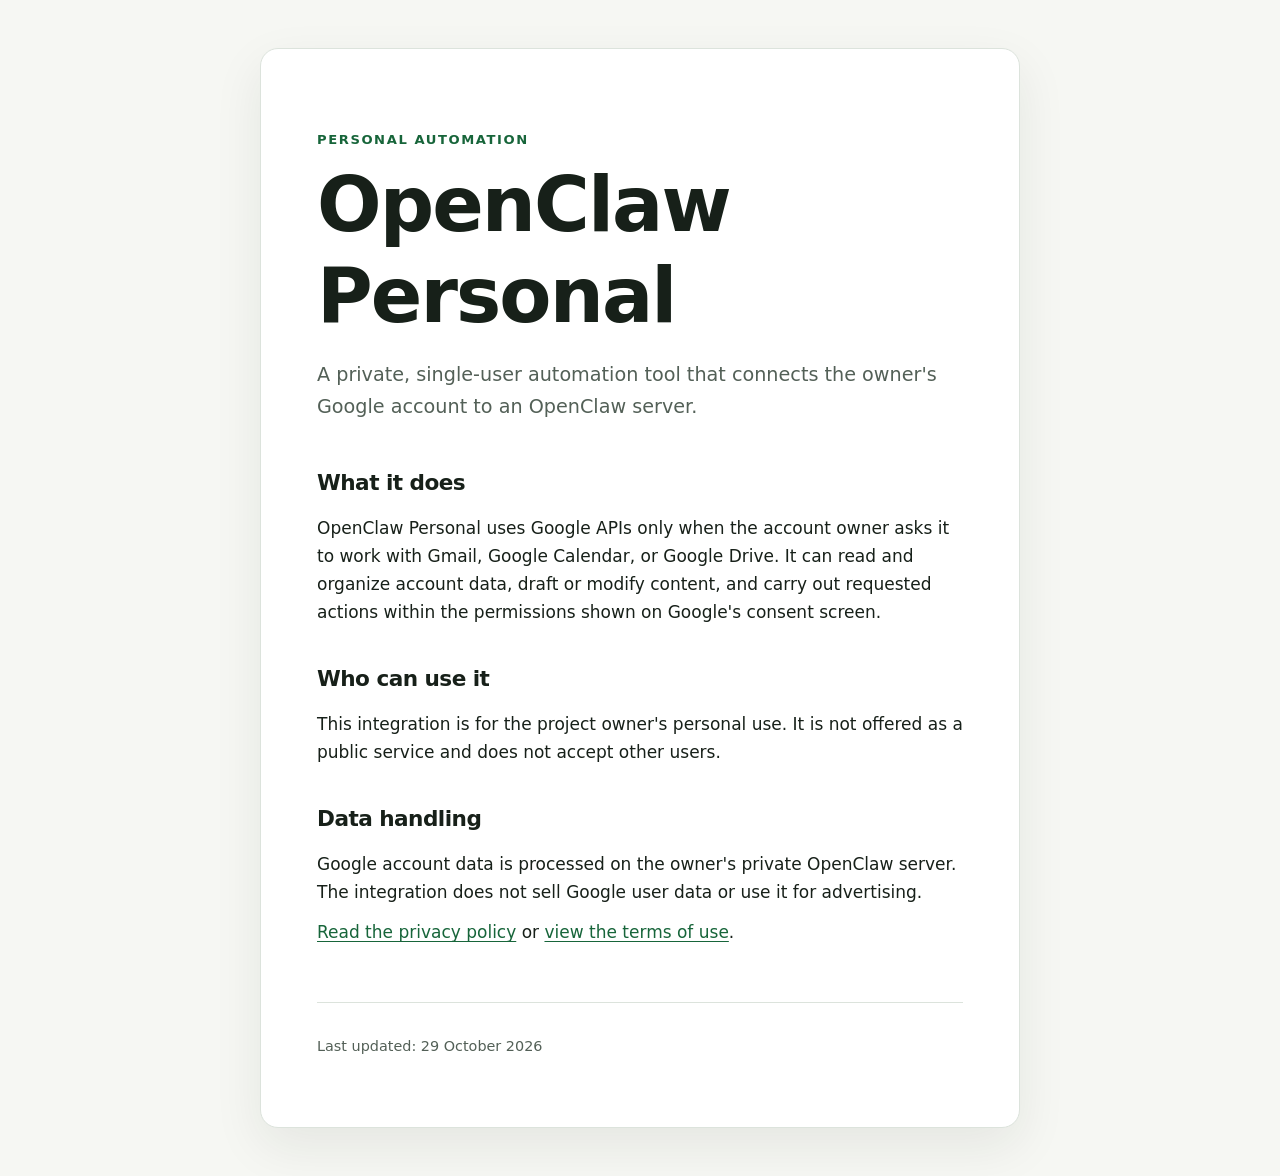
<file: index.html>
<!doctype html>
<html lang="en">
<head>
  <meta charset="utf-8">
  <meta name="viewport" content="width=device-width, initial-scale=1">
  <title>OpenClaw Personal</title>
  <meta name="description" content="Information about the OpenClaw Personal Google integration.">
  <link rel="stylesheet" href="styles.css">
</head>
<body>
  <main>
    <header>
      <p class="eyebrow">Personal automation</p>
      <h1>OpenClaw Personal</h1>
      <p class="lead">A private, single-user automation tool that connects the owner's Google account to an OpenClaw server.</p>
    </header>

    <section>
      <h2>What it does</h2>
      <p>OpenClaw Personal uses Google APIs only when the account owner asks it to work with Gmail, Google Calendar, or Google Drive. It can read and organize account data, draft or modify content, and carry out requested actions within the permissions shown on Google's consent screen.</p>
    </section>

    <section>
      <h2>Who can use it</h2>
      <p>This integration is for the project owner's personal use. It is not offered as a public service and does not accept other users.</p>
    </section>

    <section>
      <h2>Data handling</h2>
      <p>Google account data is processed on the owner's private OpenClaw server. The integration does not sell Google user data or use it for advertising.</p>
      <p><a href="privacy.html">Read the privacy policy</a> or <a href="terms.html">view the terms of use</a>.</p>
    </section>

    <footer>
      <p>Last updated: 29 October 2026</p>
    </footer>
  </main>
</body>
</html>
</file>
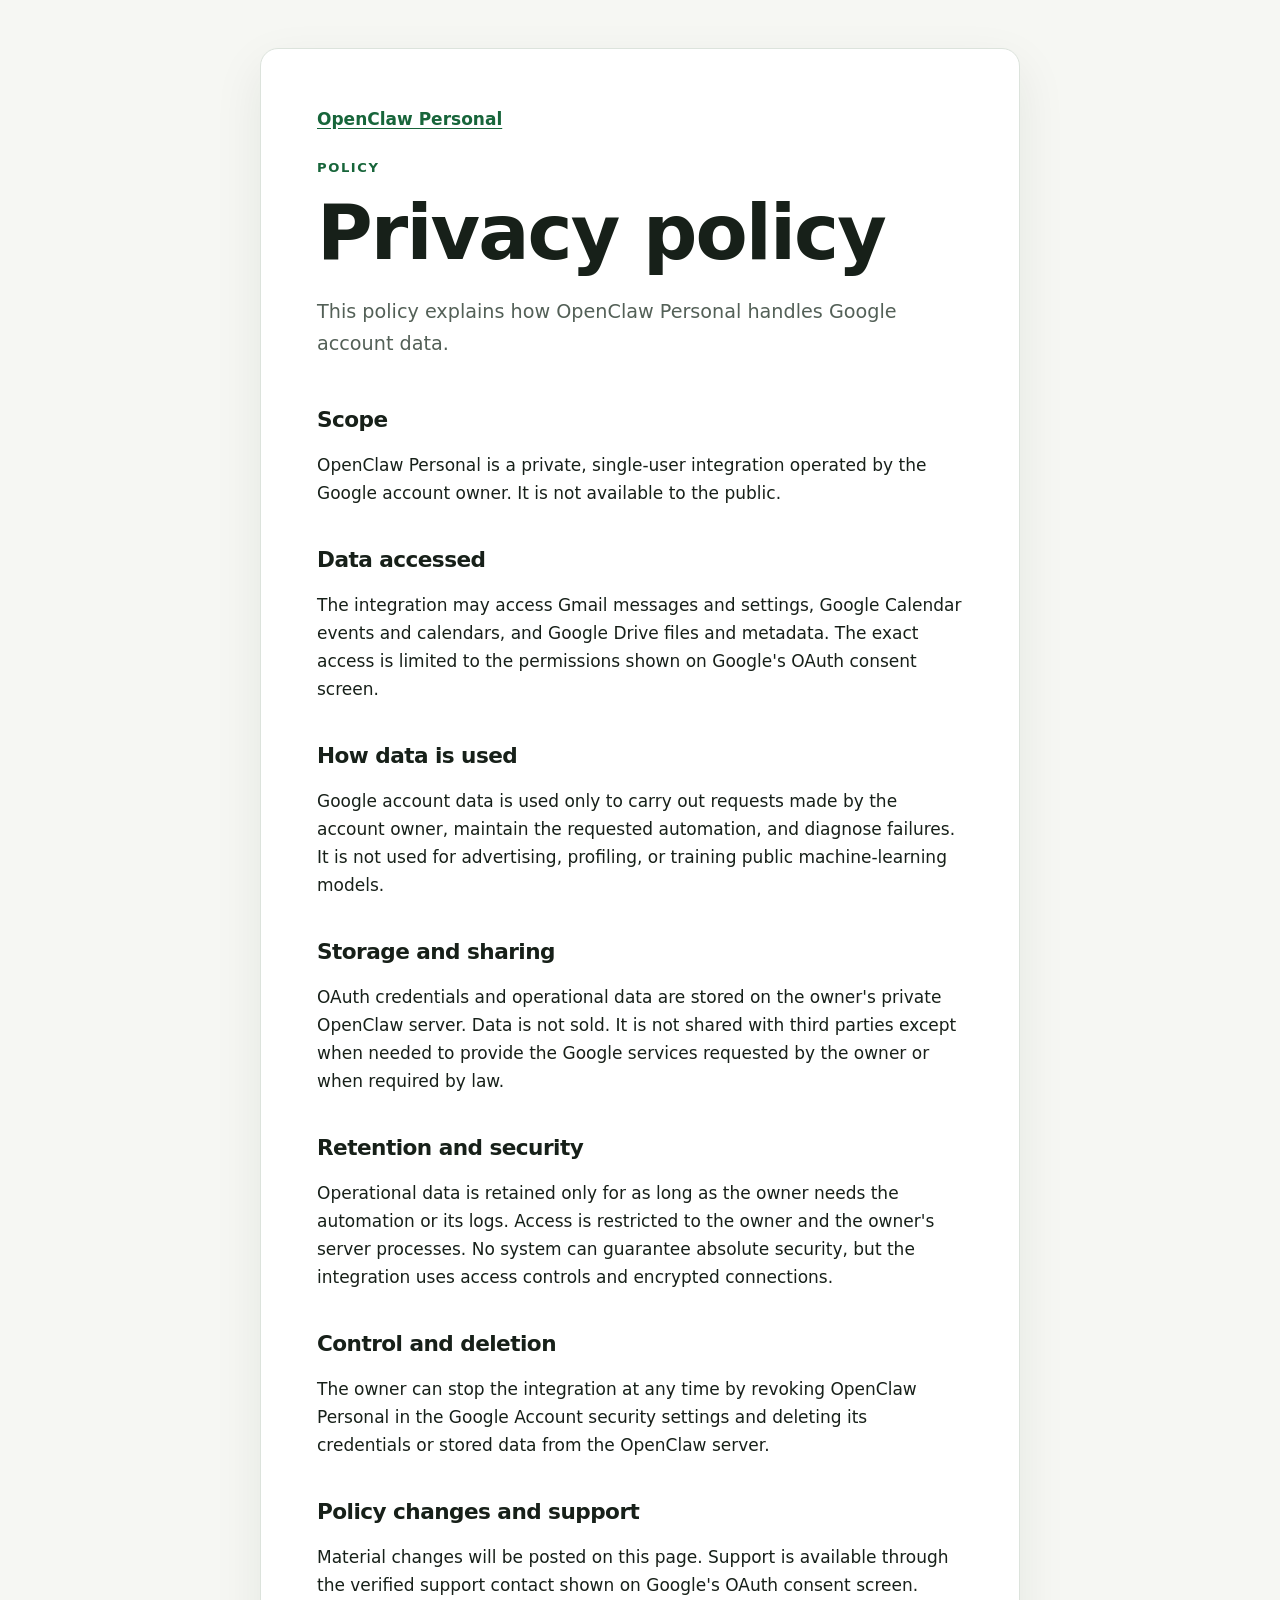
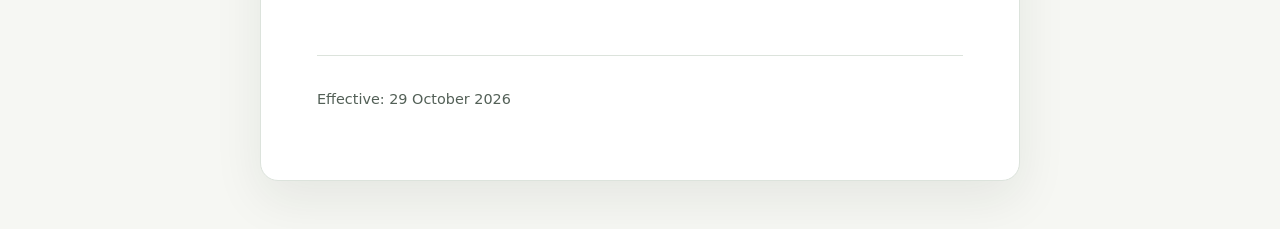
<file: privacy.html>
<!doctype html>
<html lang="en">
<head>
  <meta charset="utf-8">
  <meta name="viewport" content="width=device-width, initial-scale=1">
  <title>Privacy policy | OpenClaw Personal</title>
  <meta name="description" content="Privacy policy for the OpenClaw Personal Google integration.">
  <link rel="stylesheet" href="styles.css">
</head>
<body>
  <main>
    <nav><a href="index.html">OpenClaw Personal</a></nav>
    <header>
      <p class="eyebrow">Policy</p>
      <h1>Privacy policy</h1>
      <p class="lead">This policy explains how OpenClaw Personal handles Google account data.</p>
    </header>

    <section>
      <h2>Scope</h2>
      <p>OpenClaw Personal is a private, single-user integration operated by the Google account owner. It is not available to the public.</p>
    </section>

    <section>
      <h2>Data accessed</h2>
      <p>The integration may access Gmail messages and settings, Google Calendar events and calendars, and Google Drive files and metadata. The exact access is limited to the permissions shown on Google's OAuth consent screen.</p>
    </section>

    <section>
      <h2>How data is used</h2>
      <p>Google account data is used only to carry out requests made by the account owner, maintain the requested automation, and diagnose failures. It is not used for advertising, profiling, or training public machine-learning models.</p>
    </section>

    <section>
      <h2>Storage and sharing</h2>
      <p>OAuth credentials and operational data are stored on the owner's private OpenClaw server. Data is not sold. It is not shared with third parties except when needed to provide the Google services requested by the owner or when required by law.</p>
    </section>

    <section>
      <h2>Retention and security</h2>
      <p>Operational data is retained only for as long as the owner needs the automation or its logs. Access is restricted to the owner and the owner's server processes. No system can guarantee absolute security, but the integration uses access controls and encrypted connections.</p>
    </section>

    <section>
      <h2>Control and deletion</h2>
      <p>The owner can stop the integration at any time by revoking OpenClaw Personal in the Google Account security settings and deleting its credentials or stored data from the OpenClaw server.</p>
    </section>

    <section>
      <h2>Policy changes and support</h2>
      <p>Material changes will be posted on this page. Support is available through the verified support contact shown on Google's OAuth consent screen.</p>
    </section>

    <footer>
      <p>Effective: 29 October 2026</p>
    </footer>
  </main>
</body>
</html>
</file>
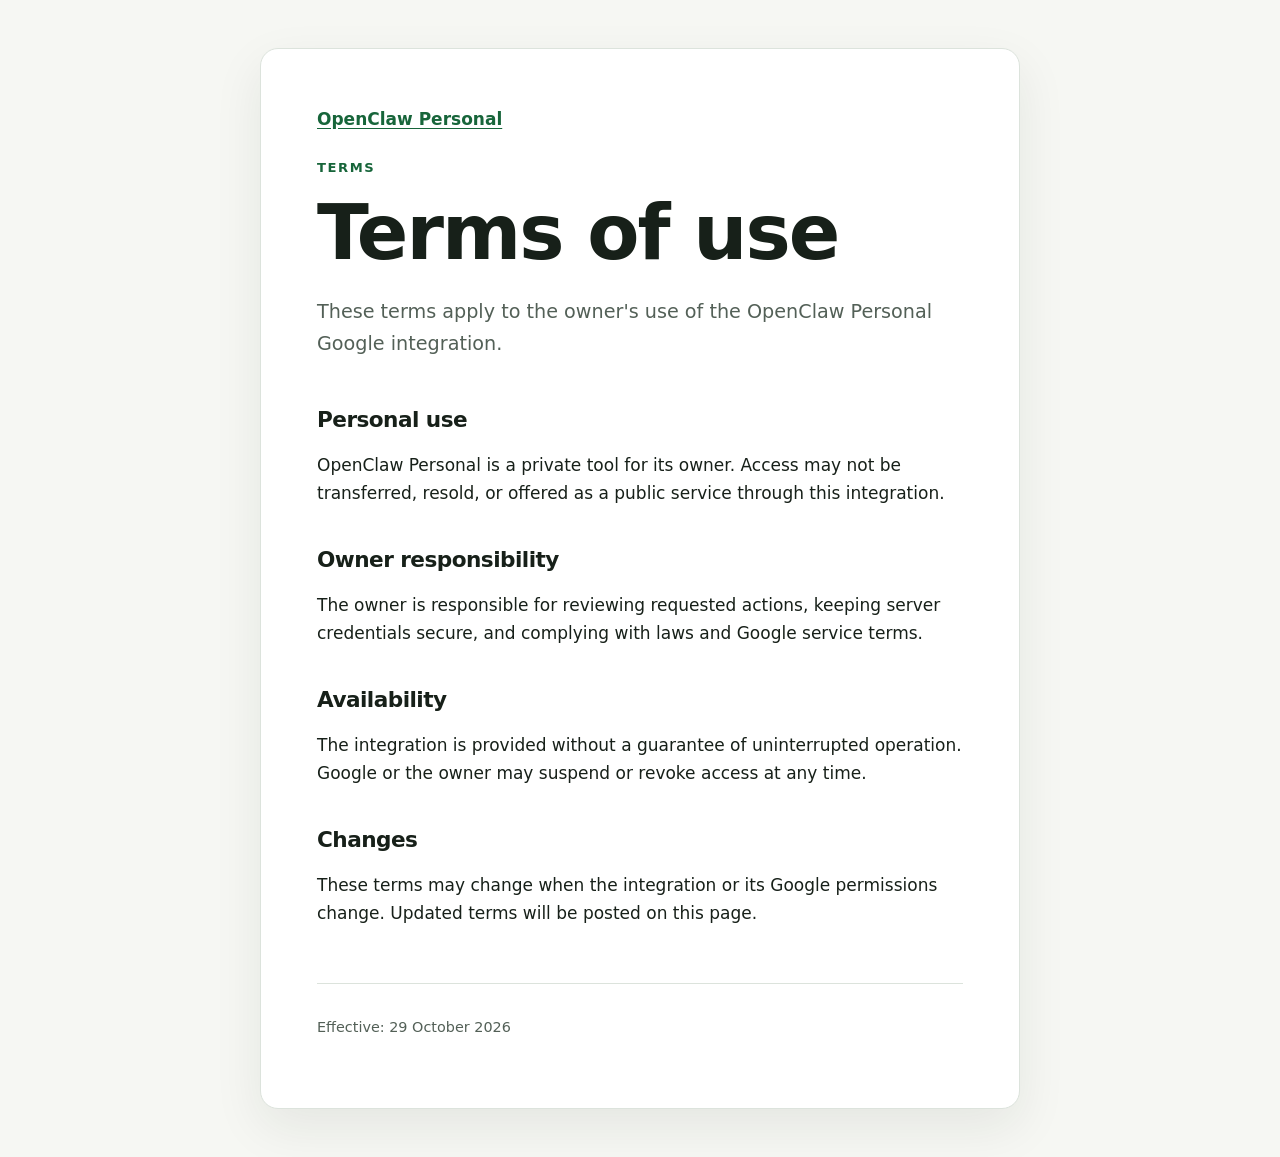
<file: terms.html>
<!doctype html>
<html lang="en">
<head>
  <meta charset="utf-8">
  <meta name="viewport" content="width=device-width, initial-scale=1">
  <title>Terms of use | OpenClaw Personal</title>
  <meta name="description" content="Terms of use for the OpenClaw Personal Google integration.">
  <link rel="stylesheet" href="styles.css">
</head>
<body>
  <main>
    <nav><a href="index.html">OpenClaw Personal</a></nav>
    <header>
      <p class="eyebrow">Terms</p>
      <h1>Terms of use</h1>
      <p class="lead">These terms apply to the owner's use of the OpenClaw Personal Google integration.</p>
    </header>

    <section>
      <h2>Personal use</h2>
      <p>OpenClaw Personal is a private tool for its owner. Access may not be transferred, resold, or offered as a public service through this integration.</p>
    </section>

    <section>
      <h2>Owner responsibility</h2>
      <p>The owner is responsible for reviewing requested actions, keeping server credentials secure, and complying with laws and Google service terms.</p>
    </section>

    <section>
      <h2>Availability</h2>
      <p>The integration is provided without a guarantee of uninterrupted operation. Google or the owner may suspend or revoke access at any time.</p>
    </section>

    <section>
      <h2>Changes</h2>
      <p>These terms may change when the integration or its Google permissions change. Updated terms will be posted on this page.</p>
    </section>

    <footer>
      <p>Effective: 29 October 2026</p>
    </footer>
  </main>
</body>
</html>
</file>
<file: styles.css>
:root {
  color-scheme: light dark;
  --bg: #f6f7f3;
  --panel: #ffffff;
  --text: #172019;
  --muted: #536057;
  --accent: #17653a;
  --line: #dce3dc;
}

@media (prefers-color-scheme: dark) {
  :root {
    --bg: #101511;
    --panel: #171e19;
    --text: #eef4ef;
    --muted: #aab8ad;
    --accent: #71d59b;
    --line: #2c382f;
  }
}

* { box-sizing: border-box; }

body {
  margin: 0;
  background: var(--bg);
  color: var(--text);
  font: 17px/1.65 system-ui, -apple-system, BlinkMacSystemFont, "Segoe UI", sans-serif;
}

main {
  width: min(760px, calc(100% - 32px));
  margin: 48px auto;
  padding: clamp(24px, 5vw, 56px);
  background: var(--panel);
  border: 1px solid var(--line);
  border-radius: 18px;
  box-shadow: 0 18px 50px rgba(20, 40, 26, 0.08);
}

header { margin: 24px 0 48px; }

h1, h2 {
  line-height: 1.2;
  letter-spacing: -0.025em;
}

h1 {
  margin: 8px 0 18px;
  font-size: clamp(2.5rem, 8vw, 4.75rem);
}

h2 {
  margin-top: 40px;
  font-size: 1.35rem;
}

p { margin: 12px 0; }

a {
  color: var(--accent);
  text-underline-offset: 3px;
}

nav a { font-weight: 700; }

.eyebrow {
  margin: 0;
  color: var(--accent);
  font-size: 0.82rem;
  font-weight: 800;
  letter-spacing: 0.12em;
  text-transform: uppercase;
}

.lead {
  max-width: 640px;
  color: var(--muted);
  font-size: 1.2rem;
}

footer {
  margin-top: 56px;
  padding-top: 20px;
  border-top: 1px solid var(--line);
  color: var(--muted);
  font-size: 0.9rem;
}
</file>
